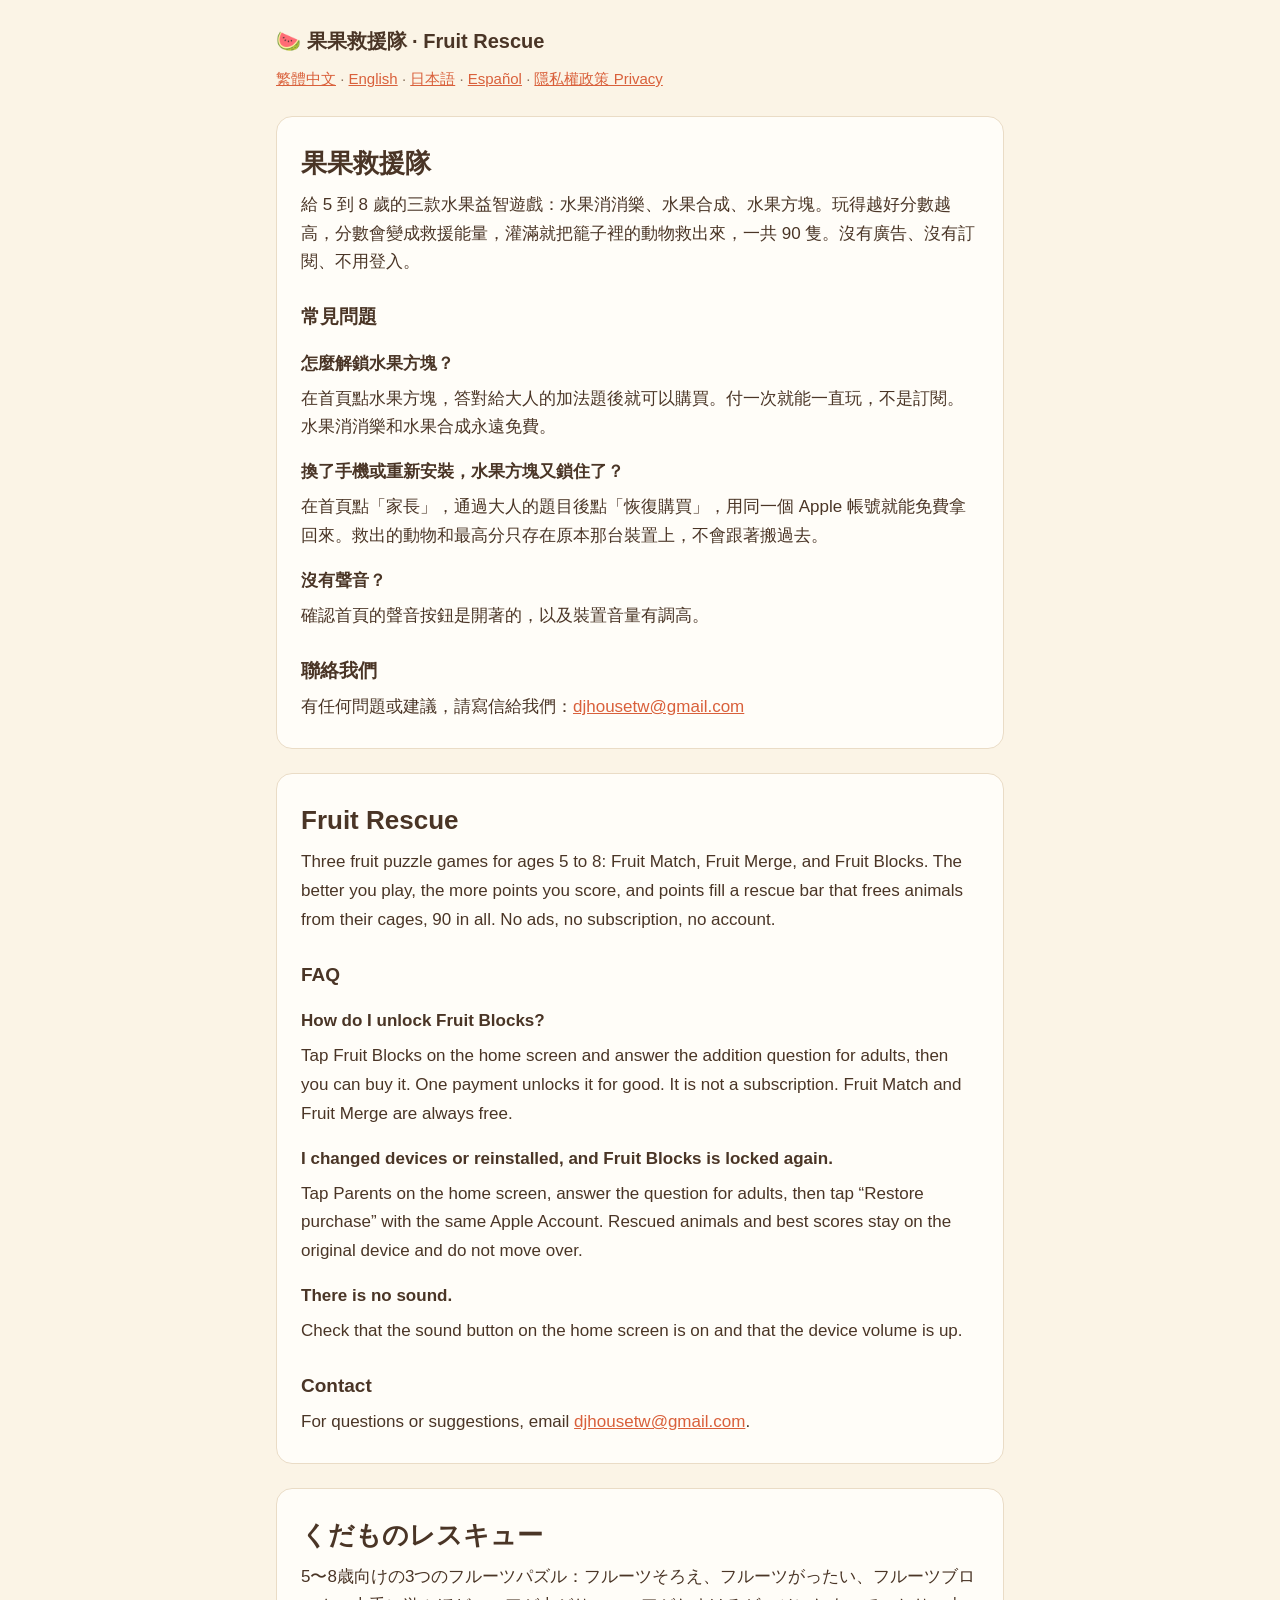
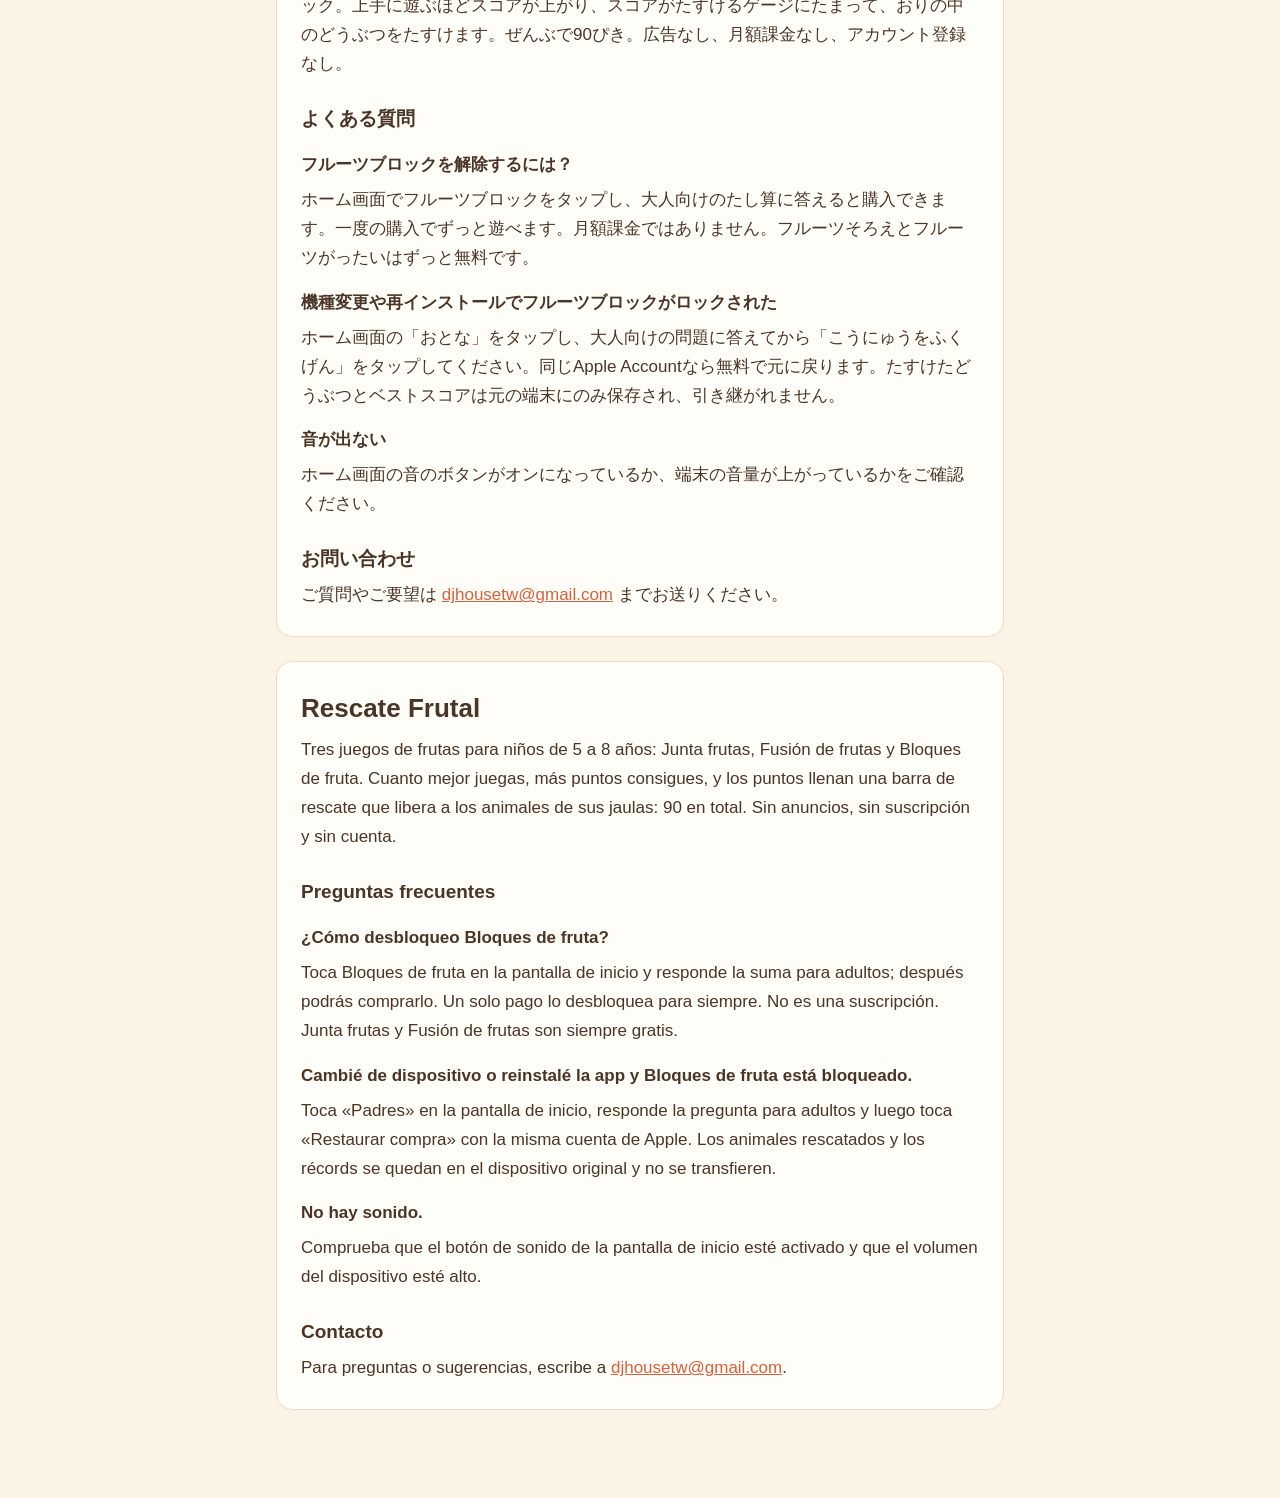
<file: index.html>
<!doctype html>
<html lang="zh-Hant">
<head>
<meta charset="utf-8">
<meta name="viewport" content="width=device-width, initial-scale=1">
<title>果果救援隊 支援 · Fruit Rescue Support</title>
<link rel="stylesheet" href="style.css">
</head>
<body>
<main>
<header><a href="./">🍉 果果救援隊 · Fruit Rescue</a></header>
<nav><a href="#zh">繁體中文</a> · <a href="#en">English</a> · <a href="#ja">日本語</a> · <a href="#es">Español</a> · <a href="privacy.html">隱私權政策 Privacy</a></nav>

<section id="zh" lang="zh-Hant">
<h1>果果救援隊</h1>
<p>給 5 到 8 歲的三款水果益智遊戲：水果消消樂、水果合成、水果方塊。玩得越好分數越高，分數會變成救援能量，灌滿就把籠子裡的動物救出來，一共 90 隻。沒有廣告、沒有訂閱、不用登入。</p>
<h2>常見問題</h2>
<h3>怎麼解鎖水果方塊？</h3>
<p>在首頁點水果方塊，答對給大人的加法題後就可以購買。付一次就能一直玩，不是訂閱。水果消消樂和水果合成永遠免費。</p>
<h3>換了手機或重新安裝，水果方塊又鎖住了？</h3>
<p>在首頁點「家長」，通過大人的題目後點「恢復購買」，用同一個 Apple 帳號就能免費拿回來。救出的動物和最高分只存在原本那台裝置上，不會跟著搬過去。</p>
<h3>沒有聲音？</h3>
<p>確認首頁的聲音按鈕是開著的，以及裝置音量有調高。</p>
<h2>聯絡我們</h2>
<p>有任何問題或建議，請寫信給我們：<a href="mailto:djhousetw@gmail.com">djhousetw@gmail.com</a></p>
</section>

<section id="en" lang="en">
<h1>Fruit Rescue</h1>
<p>Three fruit puzzle games for ages 5 to 8: Fruit Match, Fruit Merge, and Fruit Blocks. The better you play, the more points you score, and points fill a rescue bar that frees animals from their cages, 90 in all. No ads, no subscription, no account.</p>
<h2>FAQ</h2>
<h3>How do I unlock Fruit Blocks?</h3>
<p>Tap Fruit Blocks on the home screen and answer the addition question for adults, then you can buy it. One payment unlocks it for good. It is not a subscription. Fruit Match and Fruit Merge are always free.</p>
<h3>I changed devices or reinstalled, and Fruit Blocks is locked again.</h3>
<p>Tap Parents on the home screen, answer the question for adults, then tap “Restore purchase” with the same Apple Account. Rescued animals and best scores stay on the original device and do not move over.</p>
<h3>There is no sound.</h3>
<p>Check that the sound button on the home screen is on and that the device volume is up.</p>
<h2>Contact</h2>
<p>For questions or suggestions, email <a href="mailto:djhousetw@gmail.com">djhousetw@gmail.com</a>.</p>
</section>

<section id="ja" lang="ja">
<h1>くだものレスキュー</h1>
<p>5〜8歳向けの3つのフルーツパズル：フルーツそろえ、フルーツがったい、フルーツブロック。上手に遊ぶほどスコアが上がり、スコアがたすけるゲージにたまって、おりの中のどうぶつをたすけます。ぜんぶで90ぴき。広告なし、月額課金なし、アカウント登録なし。</p>
<h2>よくある質問</h2>
<h3>フルーツブロックを解除するには？</h3>
<p>ホーム画面でフルーツブロックをタップし、大人向けのたし算に答えると購入できます。一度の購入でずっと遊べます。月額課金ではありません。フルーツそろえとフルーツがったいはずっと無料です。</p>
<h3>機種変更や再インストールでフルーツブロックがロックされた</h3>
<p>ホーム画面の「おとな」をタップし、大人向けの問題に答えてから「こうにゅうをふくげん」をタップしてください。同じApple Accountなら無料で元に戻ります。たすけたどうぶつとベストスコアは元の端末にのみ保存され、引き継がれません。</p>
<h3>音が出ない</h3>
<p>ホーム画面の音のボタンがオンになっているか、端末の音量が上がっているかをご確認ください。</p>
<h2>お問い合わせ</h2>
<p>ご質問やご要望は <a href="mailto:djhousetw@gmail.com">djhousetw@gmail.com</a> までお送りください。</p>
</section>

<section id="es" lang="es">
<h1>Rescate Frutal</h1>
<p>Tres juegos de frutas para niños de 5 a 8 años: Junta frutas, Fusión de frutas y Bloques de fruta. Cuanto mejor juegas, más puntos consigues, y los puntos llenan una barra de rescate que libera a los animales de sus jaulas: 90 en total. Sin anuncios, sin suscripción y sin cuenta.</p>
<h2>Preguntas frecuentes</h2>
<h3>¿Cómo desbloqueo Bloques de fruta?</h3>
<p>Toca Bloques de fruta en la pantalla de inicio y responde la suma para adultos; después podrás comprarlo. Un solo pago lo desbloquea para siempre. No es una suscripción. Junta frutas y Fusión de frutas son siempre gratis.</p>
<h3>Cambié de dispositivo o reinstalé la app y Bloques de fruta está bloqueado.</h3>
<p>Toca «Padres» en la pantalla de inicio, responde la pregunta para adultos y luego toca «Restaurar compra» con la misma cuenta de Apple. Los animales rescatados y los récords se quedan en el dispositivo original y no se transfieren.</p>
<h3>No hay sonido.</h3>
<p>Comprueba que el botón de sonido de la pantalla de inicio esté activado y que el volumen del dispositivo esté alto.</p>
<h2>Contacto</h2>
<p>Para preguntas o sugerencias, escribe a <a href="mailto:djhousetw@gmail.com">djhousetw@gmail.com</a>.</p>
</section>
</main>
</body>
</html>
</file>
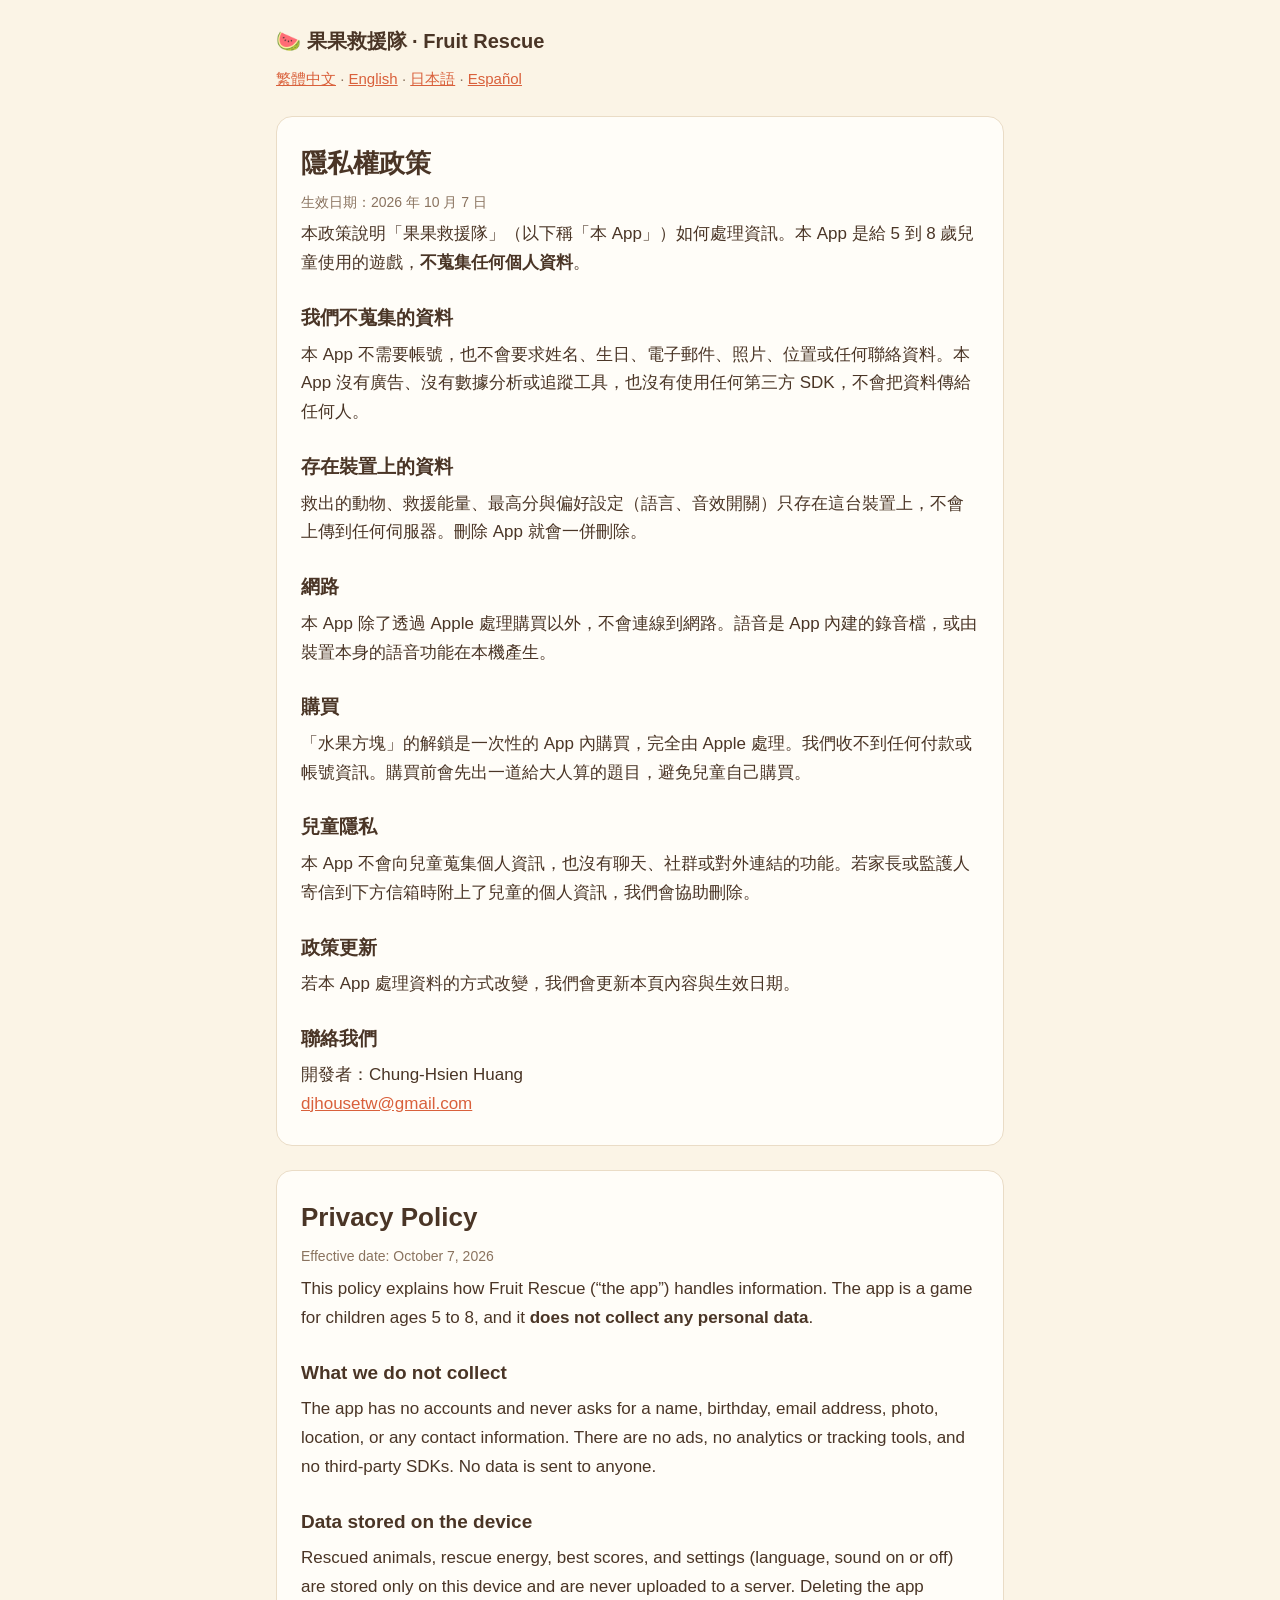
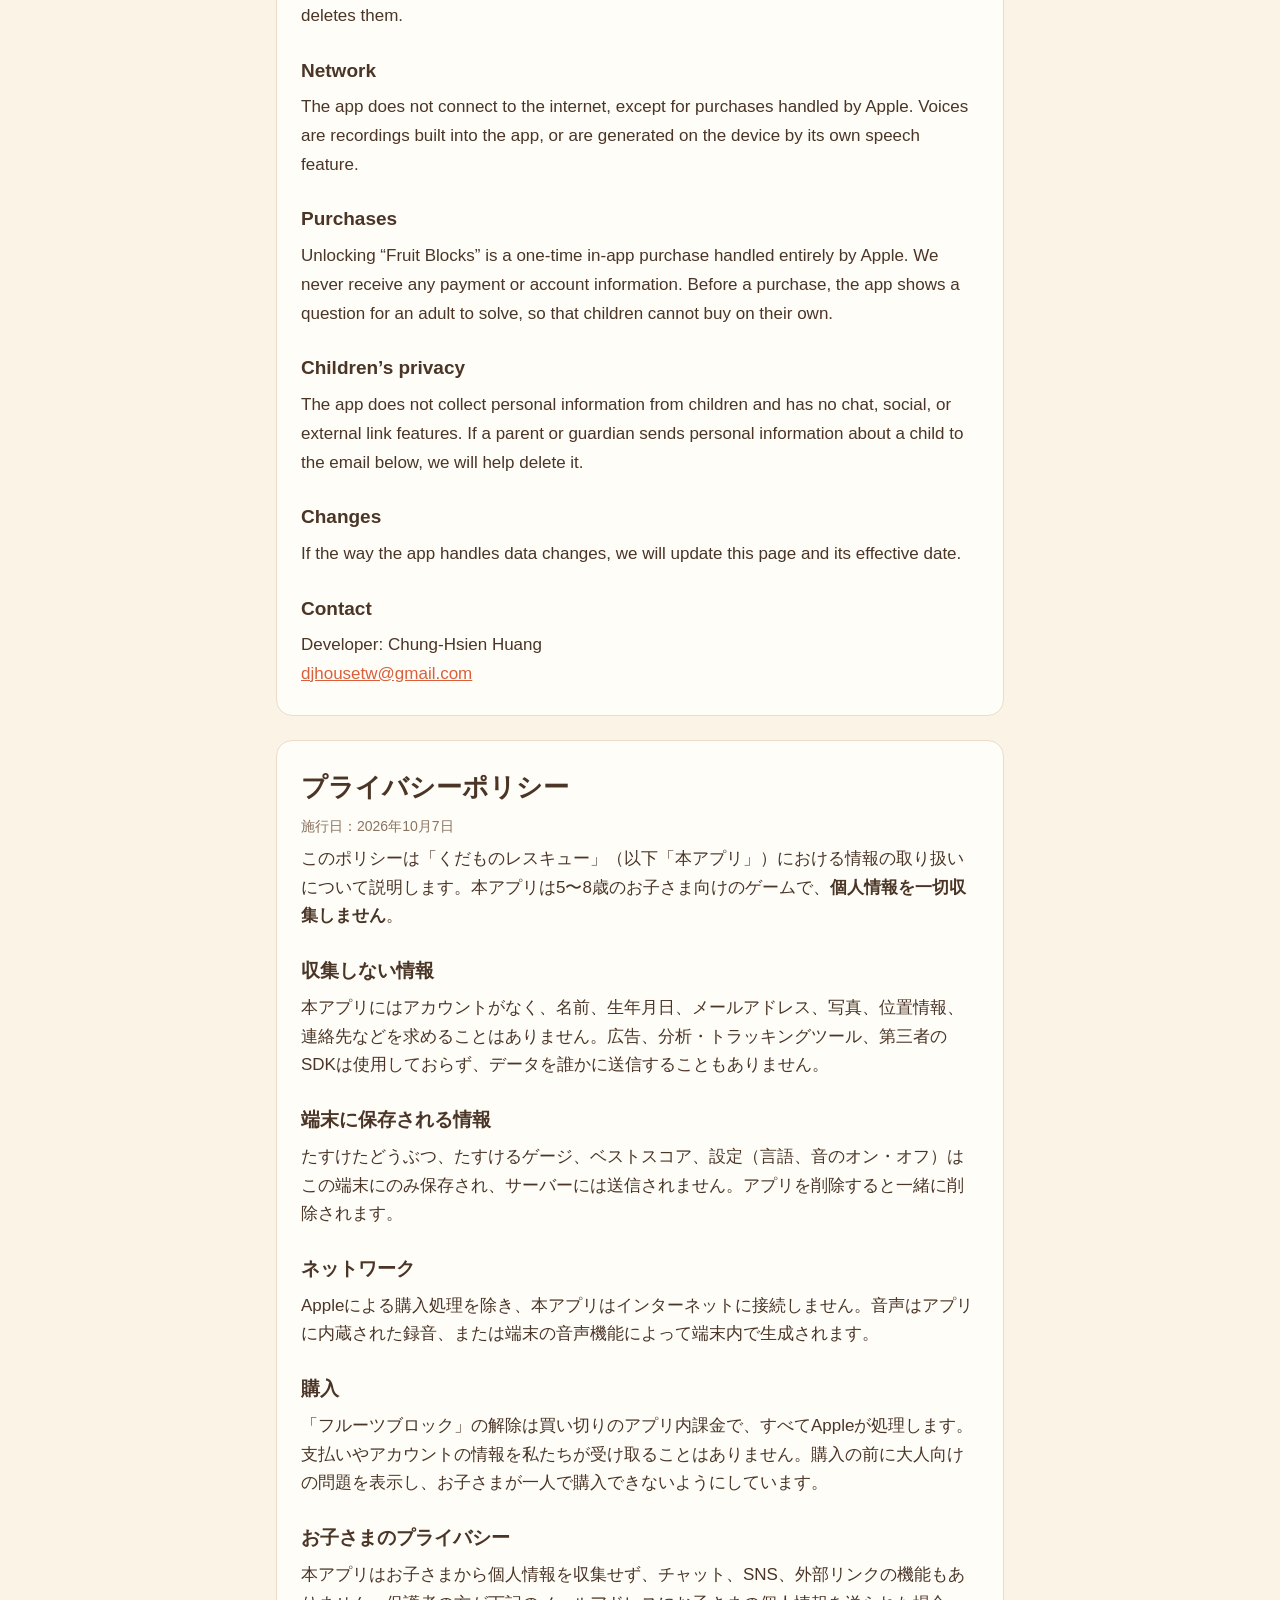
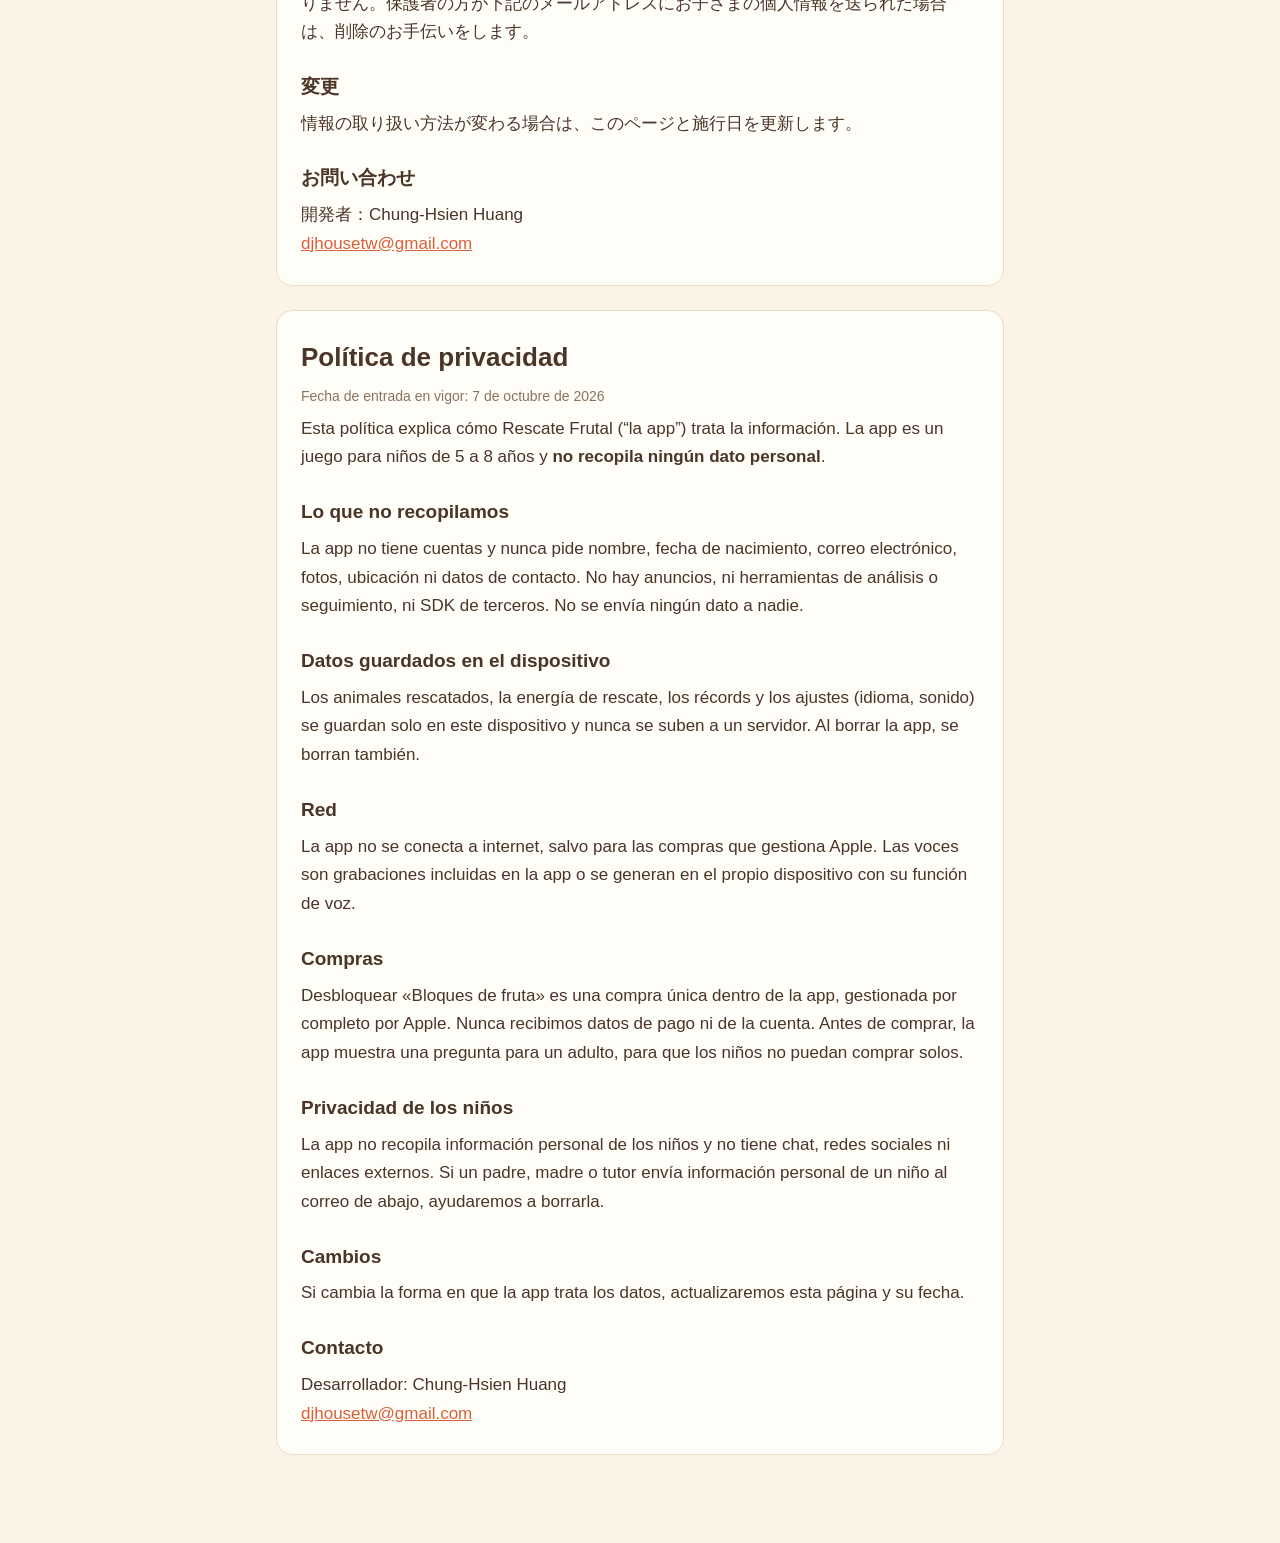
<file: privacy.html>
<!doctype html>
<html lang="zh-Hant">
<head>
<meta charset="utf-8">
<meta name="viewport" content="width=device-width, initial-scale=1">
<title>果果救援隊 隱私權政策 · Fruit Rescue Privacy Policy</title>
<link rel="stylesheet" href="style.css">
</head>
<body>
<main>
<header><a href="./">🍉 果果救援隊 · Fruit Rescue</a></header>
<nav><a href="#zh">繁體中文</a> · <a href="#en">English</a> · <a href="#ja">日本語</a> · <a href="#es">Español</a></nav>

<section id="zh" lang="zh-Hant">
<h1>隱私權政策</h1>
<p class="updated">生效日期：2026 年 10 月 7 日</p>
<p>本政策說明「果果救援隊」（以下稱「本 App」）如何處理資訊。本 App 是給 5 到 8 歲兒童使用的遊戲，<strong>不蒐集任何個人資料</strong>。</p>
<h2>我們不蒐集的資料</h2>
<p>本 App 不需要帳號，也不會要求姓名、生日、電子郵件、照片、位置或任何聯絡資料。本 App 沒有廣告、沒有數據分析或追蹤工具，也沒有使用任何第三方 SDK，不會把資料傳給任何人。</p>
<h2>存在裝置上的資料</h2>
<p>救出的動物、救援能量、最高分與偏好設定（語言、音效開關）只存在這台裝置上，不會上傳到任何伺服器。刪除 App 就會一併刪除。</p>
<h2>網路</h2>
<p>本 App 除了透過 Apple 處理購買以外，不會連線到網路。語音是 App 內建的錄音檔，或由裝置本身的語音功能在本機產生。</p>
<h2>購買</h2>
<p>「水果方塊」的解鎖是一次性的 App 內購買，完全由 Apple 處理。我們收不到任何付款或帳號資訊。購買前會先出一道給大人算的題目，避免兒童自己購買。</p>
<h2>兒童隱私</h2>
<p>本 App 不會向兒童蒐集個人資訊，也沒有聊天、社群或對外連結的功能。若家長或監護人寄信到下方信箱時附上了兒童的個人資訊，我們會協助刪除。</p>
<h2>政策更新</h2>
<p>若本 App 處理資料的方式改變，我們會更新本頁內容與生效日期。</p>
<h2>聯絡我們</h2>
<p>開發者：Chung-Hsien Huang<br><a href="mailto:djhousetw@gmail.com">djhousetw@gmail.com</a></p>
</section>

<section id="en" lang="en">
<h1>Privacy Policy</h1>
<p class="updated">Effective date: October 7, 2026</p>
<p>This policy explains how Fruit Rescue (“the app”) handles information. The app is a game for children ages 5 to 8, and it <strong>does not collect any personal data</strong>.</p>
<h2>What we do not collect</h2>
<p>The app has no accounts and never asks for a name, birthday, email address, photo, location, or any contact information. There are no ads, no analytics or tracking tools, and no third-party SDKs. No data is sent to anyone.</p>
<h2>Data stored on the device</h2>
<p>Rescued animals, rescue energy, best scores, and settings (language, sound on or off) are stored only on this device and are never uploaded to a server. Deleting the app deletes them.</p>
<h2>Network</h2>
<p>The app does not connect to the internet, except for purchases handled by Apple. Voices are recordings built into the app, or are generated on the device by its own speech feature.</p>
<h2>Purchases</h2>
<p>Unlocking “Fruit Blocks” is a one-time in-app purchase handled entirely by Apple. We never receive any payment or account information. Before a purchase, the app shows a question for an adult to solve, so that children cannot buy on their own.</p>
<h2>Children’s privacy</h2>
<p>The app does not collect personal information from children and has no chat, social, or external link features. If a parent or guardian sends personal information about a child to the email below, we will help delete it.</p>
<h2>Changes</h2>
<p>If the way the app handles data changes, we will update this page and its effective date.</p>
<h2>Contact</h2>
<p>Developer: Chung-Hsien Huang<br><a href="mailto:djhousetw@gmail.com">djhousetw@gmail.com</a></p>
</section>

<section id="ja" lang="ja">
<h1>プライバシーポリシー</h1>
<p class="updated">施行日：2026年10月7日</p>
<p>このポリシーは「くだものレスキュー」（以下「本アプリ」）における情報の取り扱いについて説明します。本アプリは5〜8歳のお子さま向けのゲームで、<strong>個人情報を一切収集しません</strong>。</p>
<h2>収集しない情報</h2>
<p>本アプリにはアカウントがなく、名前、生年月日、メールアドレス、写真、位置情報、連絡先などを求めることはありません。広告、分析・トラッキングツール、第三者のSDKは使用しておらず、データを誰かに送信することもありません。</p>
<h2>端末に保存される情報</h2>
<p>たすけたどうぶつ、たすけるゲージ、ベストスコア、設定（言語、音のオン・オフ）はこの端末にのみ保存され、サーバーには送信されません。アプリを削除すると一緒に削除されます。</p>
<h2>ネットワーク</h2>
<p>Appleによる購入処理を除き、本アプリはインターネットに接続しません。音声はアプリに内蔵された録音、または端末の音声機能によって端末内で生成されます。</p>
<h2>購入</h2>
<p>「フルーツブロック」の解除は買い切りのアプリ内課金で、すべてAppleが処理します。支払いやアカウントの情報を私たちが受け取ることはありません。購入の前に大人向けの問題を表示し、お子さまが一人で購入できないようにしています。</p>
<h2>お子さまのプライバシー</h2>
<p>本アプリはお子さまから個人情報を収集せず、チャット、SNS、外部リンクの機能もありません。保護者の方が下記のメールアドレスにお子さまの個人情報を送られた場合は、削除のお手伝いをします。</p>
<h2>変更</h2>
<p>情報の取り扱い方法が変わる場合は、このページと施行日を更新します。</p>
<h2>お問い合わせ</h2>
<p>開発者：Chung-Hsien Huang<br><a href="mailto:djhousetw@gmail.com">djhousetw@gmail.com</a></p>
</section>

<section id="es" lang="es">
<h1>Política de privacidad</h1>
<p class="updated">Fecha de entrada en vigor: 7 de octubre de 2026</p>
<p>Esta política explica cómo Rescate Frutal (“la app”) trata la información. La app es un juego para niños de 5 a 8 años y <strong>no recopila ningún dato personal</strong>.</p>
<h2>Lo que no recopilamos</h2>
<p>La app no tiene cuentas y nunca pide nombre, fecha de nacimiento, correo electrónico, fotos, ubicación ni datos de contacto. No hay anuncios, ni herramientas de análisis o seguimiento, ni SDK de terceros. No se envía ningún dato a nadie.</p>
<h2>Datos guardados en el dispositivo</h2>
<p>Los animales rescatados, la energía de rescate, los récords y los ajustes (idioma, sonido) se guardan solo en este dispositivo y nunca se suben a un servidor. Al borrar la app, se borran también.</p>
<h2>Red</h2>
<p>La app no se conecta a internet, salvo para las compras que gestiona Apple. Las voces son grabaciones incluidas en la app o se generan en el propio dispositivo con su función de voz.</p>
<h2>Compras</h2>
<p>Desbloquear «Bloques de fruta» es una compra única dentro de la app, gestionada por completo por Apple. Nunca recibimos datos de pago ni de la cuenta. Antes de comprar, la app muestra una pregunta para un adulto, para que los niños no puedan comprar solos.</p>
<h2>Privacidad de los niños</h2>
<p>La app no recopila información personal de los niños y no tiene chat, redes sociales ni enlaces externos. Si un padre, madre o tutor envía información personal de un niño al correo de abajo, ayudaremos a borrarla.</p>
<h2>Cambios</h2>
<p>Si cambia la forma en que la app trata los datos, actualizaremos esta página y su fecha.</p>
<h2>Contacto</h2>
<p>Desarrollador: Chung-Hsien Huang<br><a href="mailto:djhousetw@gmail.com">djhousetw@gmail.com</a></p>
</section>
</main>
</body>
</html>
</file>
<file: style.css>
:root {
  --bg: #fbf4e6;
  --paper: #fffdf8;
  --ink: #4a3526;
  --muted: #8a735f;
  --accent: #d9603b;
  --rule: #eadcc6;
}
@media (prefers-color-scheme: dark) {
  :root {
    --bg: #1f1a16;
    --paper: #2a231d;
    --ink: #f1e6d6;
    --muted: #b9a58f;
    --accent: #f08a62;
    --rule: #3d342b;
  }
}
* { box-sizing: border-box; }
body {
  margin: 0;
  background: var(--bg);
  color: var(--ink);
  font: 17px/1.7 -apple-system, BlinkMacSystemFont, "PingFang TC", "Hiragino Sans", "Noto Sans TC", sans-serif;
}
main { max-width: 760px; margin: 0 auto; padding: 24px 16px 64px; }
header a { color: var(--ink); font-weight: 700; font-size: 20px; text-decoration: none; }
nav { margin: 8px 0 24px; color: var(--muted); font-size: 15px; }
a { color: var(--accent); }
section {
  background: var(--paper);
  border: 1px solid var(--rule);
  border-radius: 16px;
  padding: 8px 24px 20px;
  margin-bottom: 24px;
}
h1 { font-size: 26px; margin: 16px 0 4px; }
h2 { font-size: 19px; margin: 24px 0 4px; }
h3 { font-size: 17px; margin: 16px 0 0; }
p { margin: 6px 0; }
.updated { color: var(--muted); font-size: 14px; }
</file>
